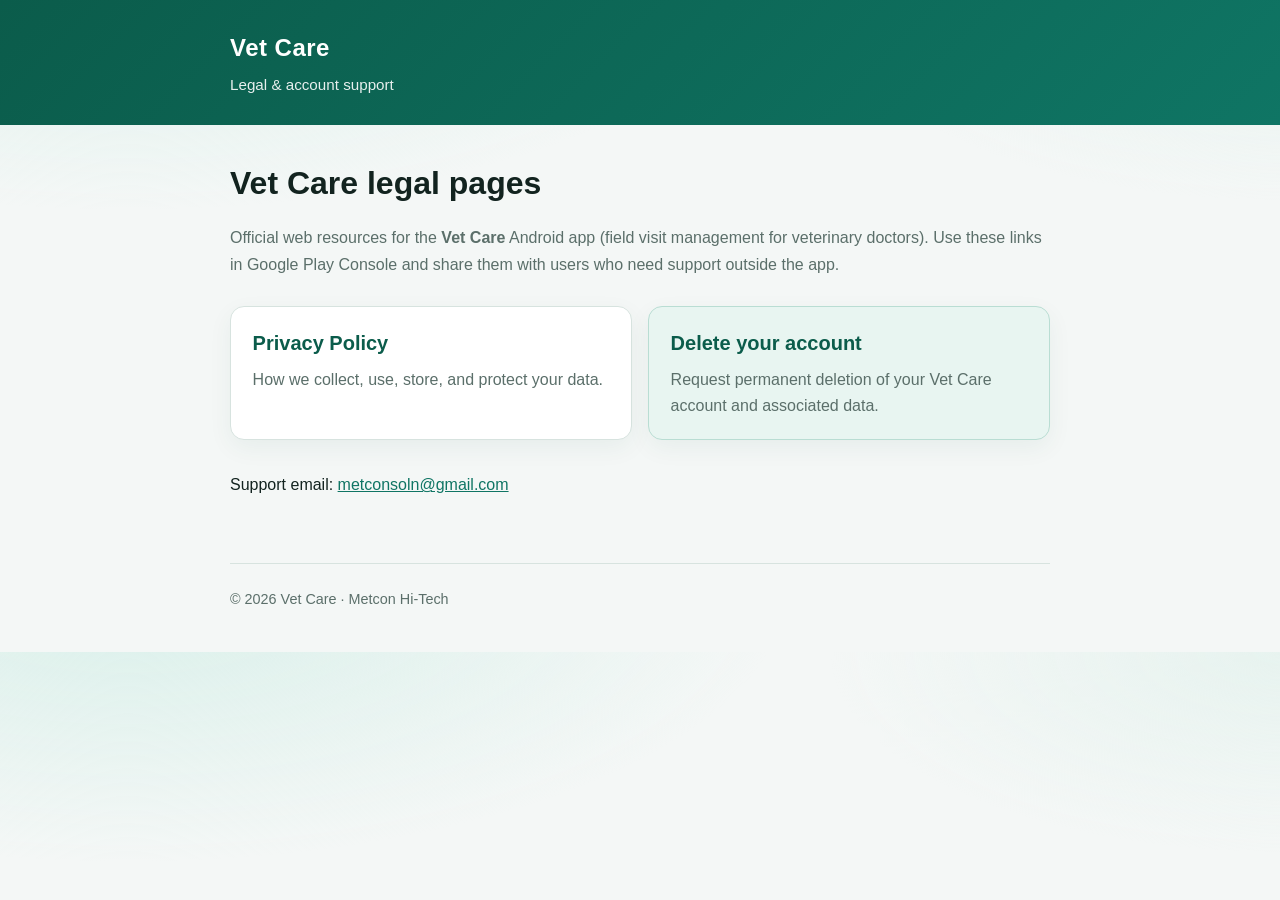
<file: index.html>
<!DOCTYPE html>
<html lang="en">
<head>
  <meta charset="UTF-8" />
  <meta name="viewport" content="width=device-width, initial-scale=1" />
  <title>Vet Care — Legal</title>
  <meta name="description" content="Privacy policy and account deletion for the Vet Care mobile app." />
  <link rel="stylesheet" href="styles.css" />
</head>
<body>
  <header class="top">
    <div class="wrap">
      <p class="brand">Vet Care</p>
      <p class="tag">Legal &amp; account support</p>
    </div>
  </header>

  <main class="wrap">
    <h1>Vet Care legal pages</h1>
    <p class="lead">
      Official web resources for the <strong>Vet Care</strong> Android app
      (field visit management for veterinary doctors). Use these links in
      Google Play Console and share them with users who need support outside the app.
    </p>

    <div class="cards">
      <a class="card" href="privacy-policy.html">
        <h2>Privacy Policy</h2>
        <p>How we collect, use, store, and protect your data.</p>
      </a>
      <a class="card accent" href="delete-account.html">
        <h2>Delete your account</h2>
        <p>Request permanent deletion of your Vet Care account and associated data.</p>
      </a>
    </div>

    <p class="contact">
      Support email:
      <a href="mailto:metconsoln@gmail.com">metconsoln@gmail.com</a>
    </p>
  </main>

  <footer class="wrap foot">
    <p>© <span id="y"></span> Vet Care · Metcon Hi-Tech</p>
  </footer>
  <script>document.getElementById('y').textContent = new Date().getFullYear()</script>
</body>
</html>
</file>
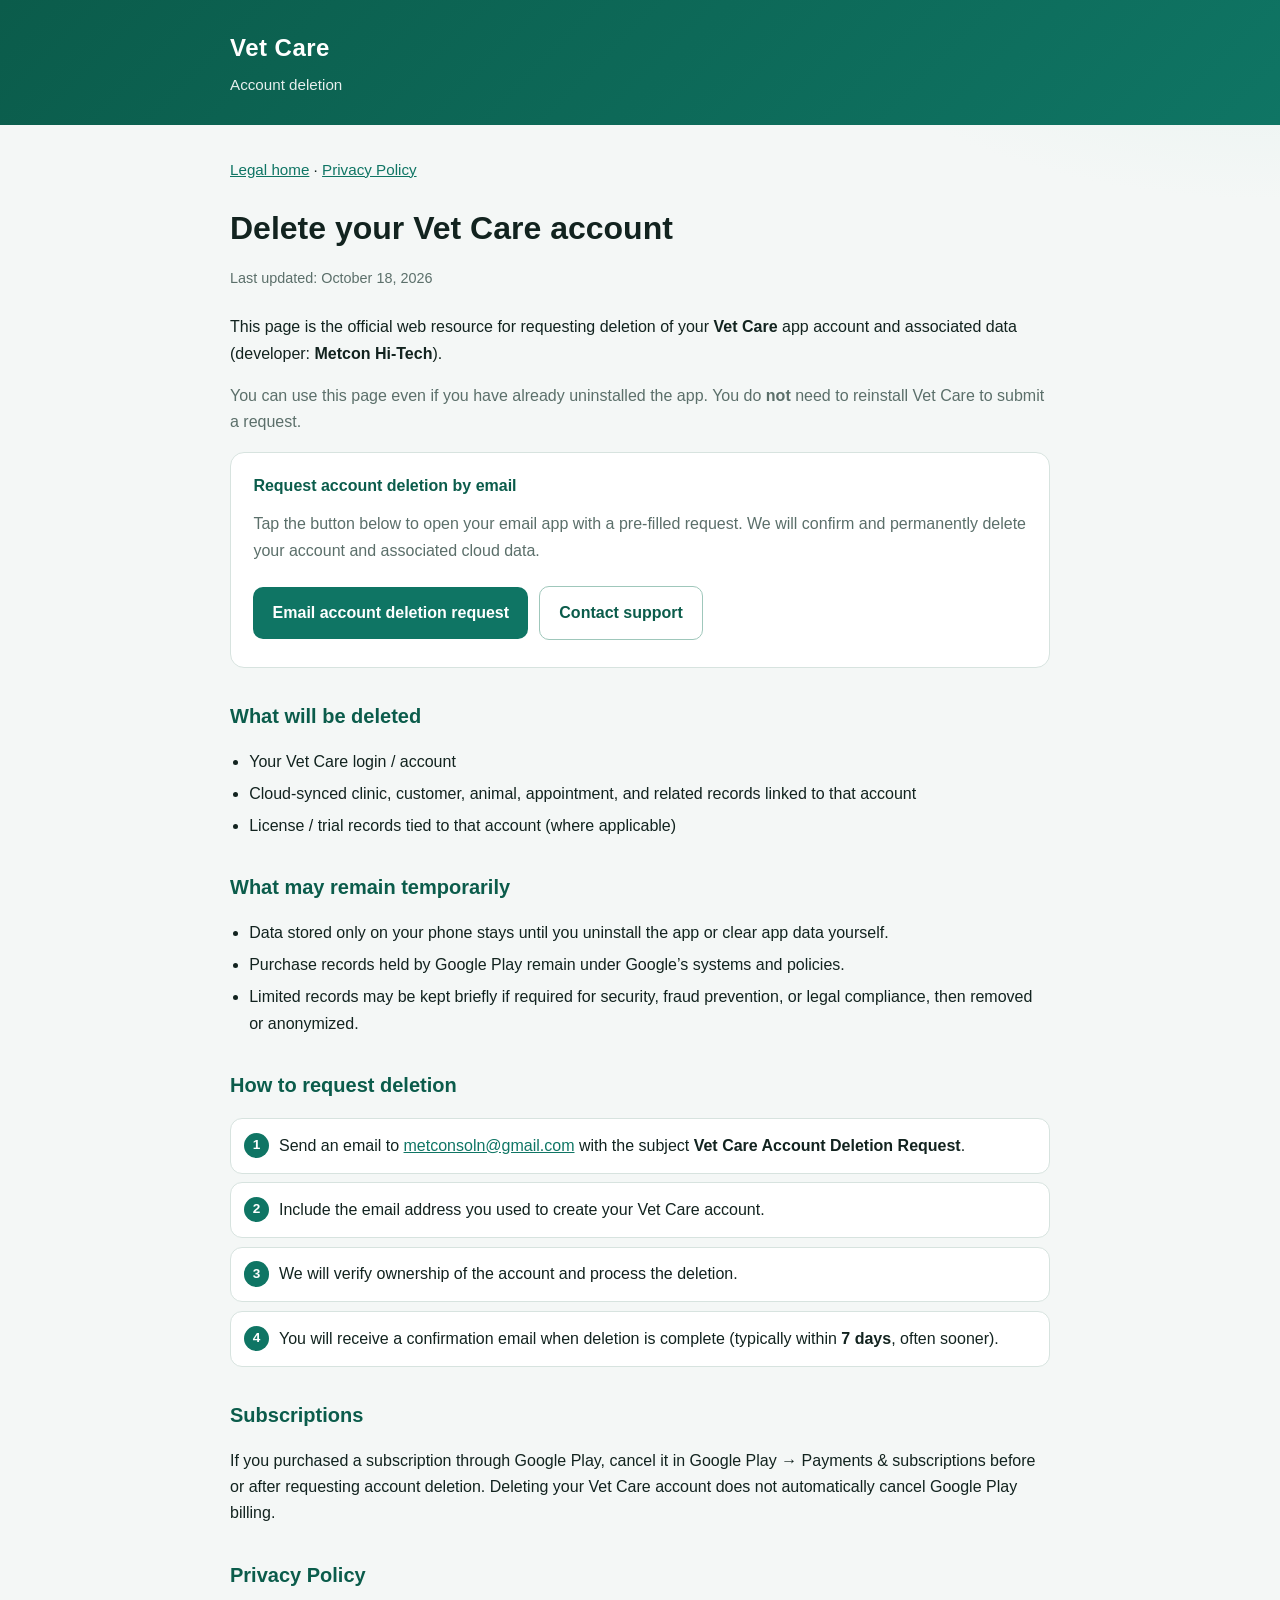
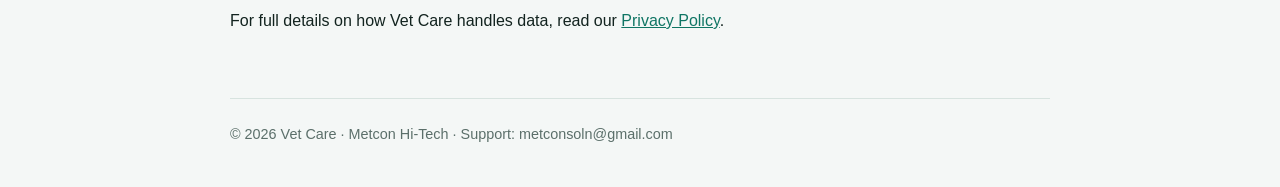
<file: delete-account.html>
<!DOCTYPE html>
<html lang="en">
<head>
  <meta charset="UTF-8" />
  <meta name="viewport" content="width=device-width, initial-scale=1" />
  <title>Delete Account — Vet Care</title>
  <meta name="description" content="Request deletion of your Vet Care app account and associated data." />
  <link rel="stylesheet" href="styles.css" />
</head>
<body>
  <header class="top">
    <div class="wrap">
      <p class="brand">Vet Care</p>
      <p class="tag">Account deletion</p>
    </div>
  </header>

  <main class="wrap">
    <p class="nav">
      <a href="index.html">Legal home</a> ·
      <a href="privacy-policy.html">Privacy Policy</a>
    </p>

    <h1>Delete your Vet Care account</h1>
    <p class="updated">Last updated: October 18, 2026</p>

    <p>
      This page is the official web resource for requesting deletion of your
      <strong>Vet Care</strong> app account and associated data
      (developer: <strong>Metcon Hi-Tech</strong>).
    </p>
    <p class="muted">
      You can use this page even if you have already uninstalled the app.
      You do <strong>not</strong> need to reinstall Vet Care to submit a request.
    </p>

    <div class="panel">
      <p style="margin:0 0 0.75rem">
        <strong>Request account deletion by email</strong>
      </p>
      <p style="margin:0 0 1rem" class="muted">
        Tap the button below to open your email app with a pre-filled request.
        We will confirm and permanently delete your account and associated cloud data.
      </p>
      <a
        class="btn"
        href="mailto:metconsoln@gmail.com?subject=Vet%20Care%20Account%20Deletion%20Request&body=Please%20delete%20my%20Vet%20Care%20account%20and%20all%20associated%20data.%0A%0AAccount%20email%3A%20%0AGoogle%20Play%20email%20(if%20different)%3A%20%0AAdditional%20notes%3A%20"
      >
        Email account deletion request
      </a>
      <a class="btn secondary" href="mailto:metconsoln@gmail.com">Contact support</a>
    </div>

    <h2>What will be deleted</h2>
    <ul>
      <li>Your Vet Care login / account</li>
      <li>Cloud-synced clinic, customer, animal, appointment, and related records linked to that account</li>
      <li>License / trial records tied to that account (where applicable)</li>
    </ul>

    <h2>What may remain temporarily</h2>
    <ul>
      <li>
        Data stored only on your phone stays until you uninstall the app or clear
        app data yourself.
      </li>
      <li>
        Purchase records held by Google Play remain under Google’s systems and policies.
      </li>
      <li>
        Limited records may be kept briefly if required for security, fraud prevention,
        or legal compliance, then removed or anonymized.
      </li>
    </ul>

    <h2>How to request deletion</h2>
    <ol class="steps">
      <li>
        Send an email to
        <a href="mailto:metconsoln@gmail.com">metconsoln@gmail.com</a>
        with the subject <strong>Vet Care Account Deletion Request</strong>.
      </li>
      <li>
        Include the email address you used to create your Vet Care account.
      </li>
      <li>
        We will verify ownership of the account and process the deletion.
      </li>
      <li>
        You will receive a confirmation email when deletion is complete
        (typically within <strong>7 days</strong>, often sooner).
      </li>
    </ol>

    <h2>Subscriptions</h2>
    <p>
      If you purchased a subscription through Google Play, cancel it in
      Google Play → Payments &amp; subscriptions before or after requesting
      account deletion. Deleting your Vet Care account does not automatically
      cancel Google Play billing.
    </p>

    <h2>Privacy Policy</h2>
    <p>
      For full details on how Vet Care handles data, read our
      <a href="privacy-policy.html">Privacy Policy</a>.
    </p>
  </main>

  <footer class="wrap foot">
    <p>© 2026 Vet Care · Metcon Hi-Tech · Support: metconsoln@gmail.com</p>
  </footer>
</body>
</html>
</file>
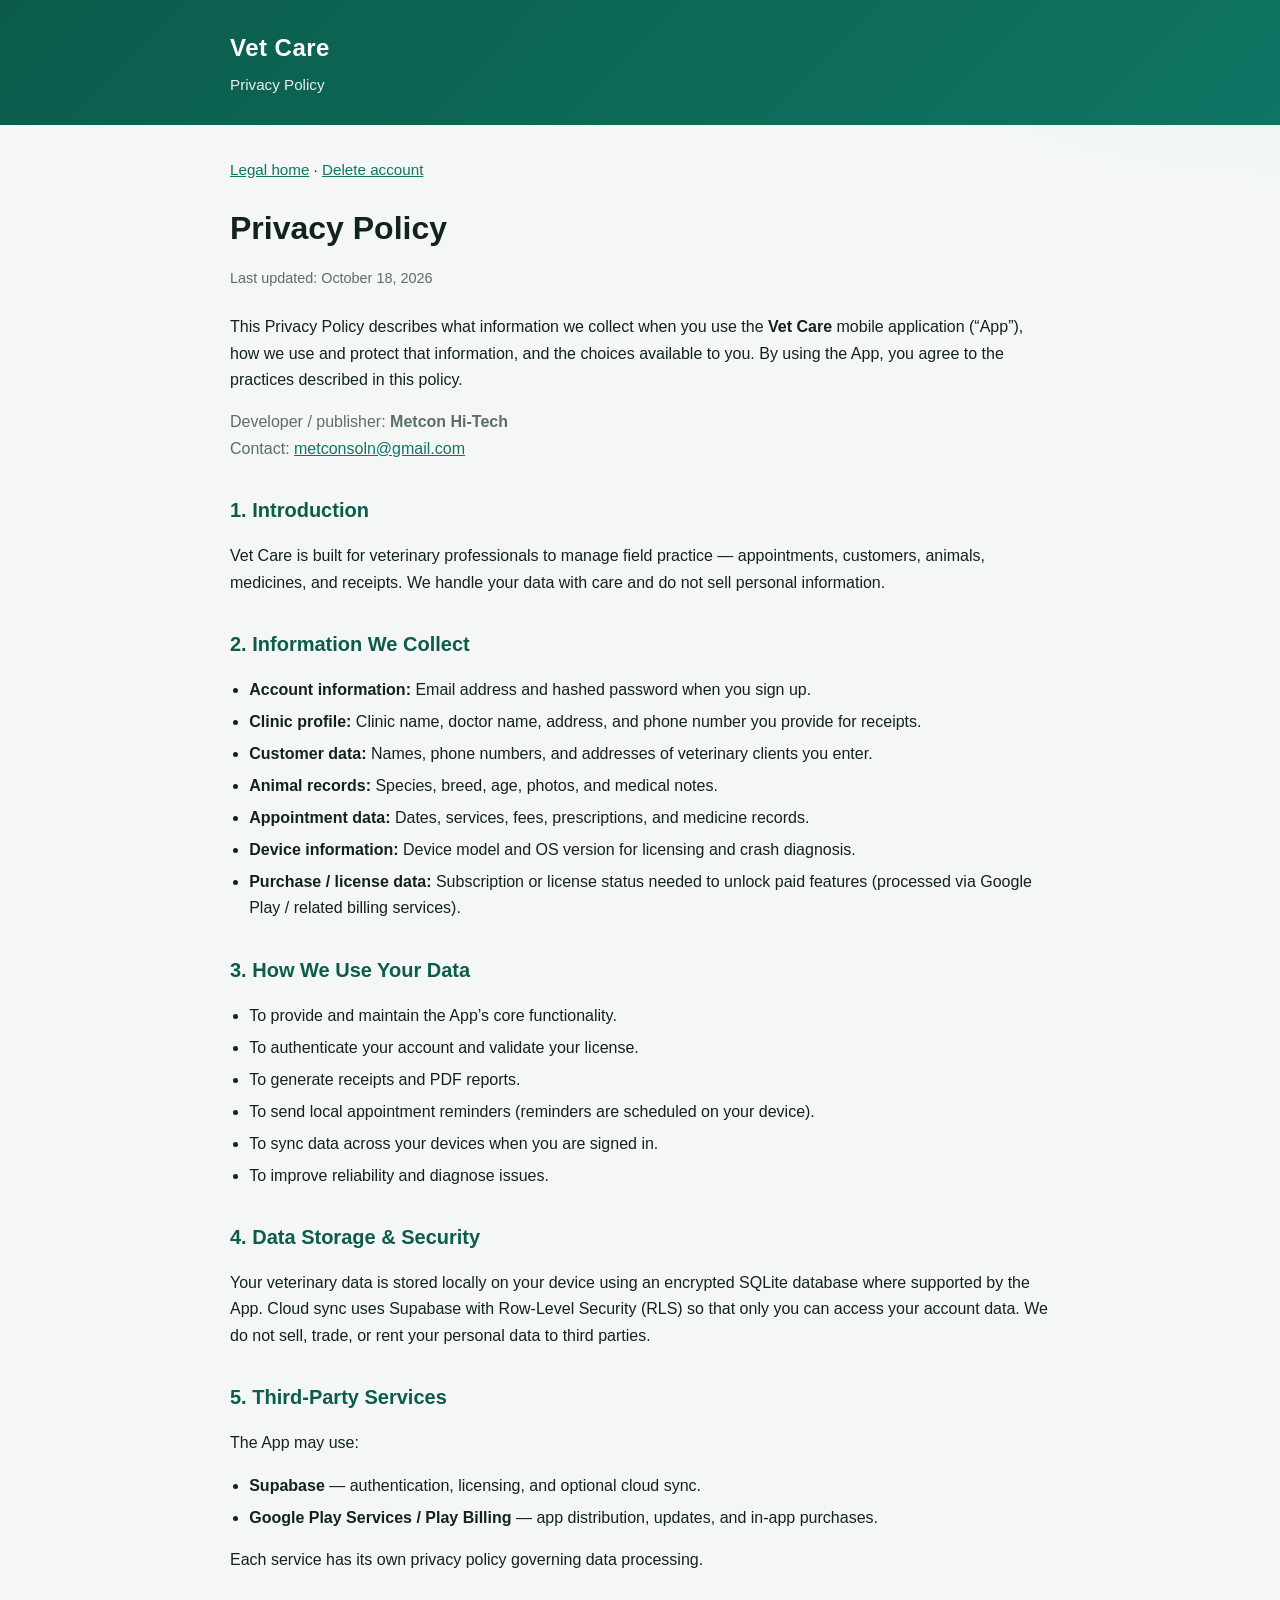
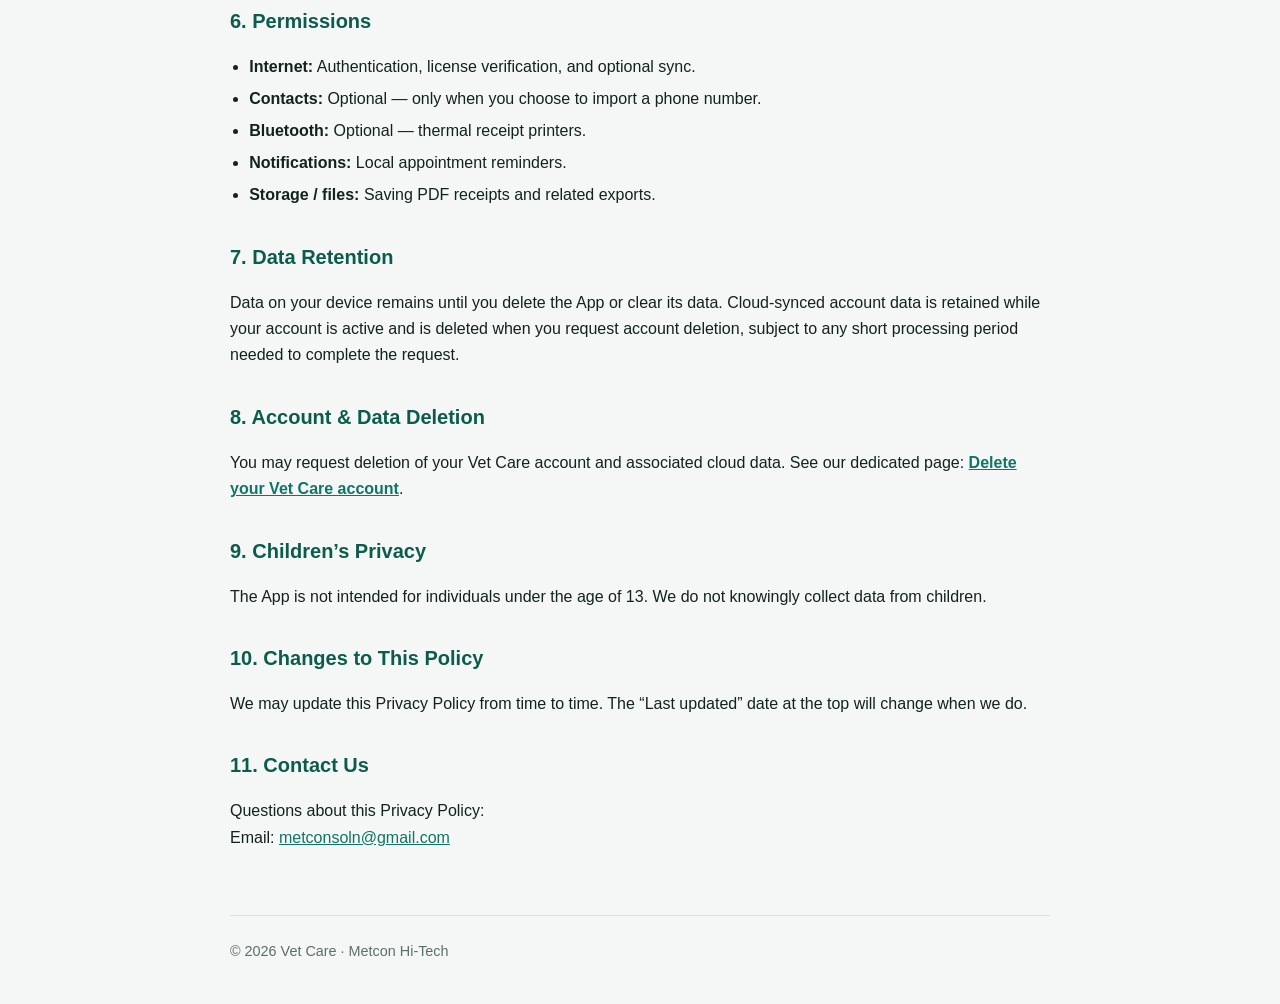
<file: privacy-policy.html>
<!DOCTYPE html>
<html lang="en">
<head>
  <meta charset="UTF-8" />
  <meta name="viewport" content="width=device-width, initial-scale=1" />
  <title>Privacy Policy — Vet Care</title>
  <meta name="description" content="Privacy Policy for the Vet Care mobile application by Metcon Hi-Tech." />
  <link rel="stylesheet" href="styles.css" />
</head>
<body>
  <header class="top">
    <div class="wrap">
      <p class="brand">Vet Care</p>
      <p class="tag">Privacy Policy</p>
    </div>
  </header>

  <main class="wrap">
    <p class="nav">
      <a href="index.html">Legal home</a> ·
      <a href="delete-account.html">Delete account</a>
    </p>

    <h1>Privacy Policy</h1>
    <p class="updated">Last updated: October 18, 2026</p>

    <p>
      This Privacy Policy describes what information we collect when you use the
      <strong>Vet Care</strong> mobile application (“App”), how we use and protect
      that information, and the choices available to you. By using the App, you
      agree to the practices described in this policy.
    </p>
    <p class="muted">
      Developer / publisher: <strong>Metcon Hi-Tech</strong><br />
      Contact: <a href="mailto:metconsoln@gmail.com">metconsoln@gmail.com</a>
    </p>

    <h2>1. Introduction</h2>
    <p>
      Vet Care is built for veterinary professionals to manage field practice —
      appointments, customers, animals, medicines, and receipts. We handle your
      data with care and do not sell personal information.
    </p>

    <h2>2. Information We Collect</h2>
    <ul>
      <li><strong>Account information:</strong> Email address and hashed password when you sign up.</li>
      <li><strong>Clinic profile:</strong> Clinic name, doctor name, address, and phone number you provide for receipts.</li>
      <li><strong>Customer data:</strong> Names, phone numbers, and addresses of veterinary clients you enter.</li>
      <li><strong>Animal records:</strong> Species, breed, age, photos, and medical notes.</li>
      <li><strong>Appointment data:</strong> Dates, services, fees, prescriptions, and medicine records.</li>
      <li><strong>Device information:</strong> Device model and OS version for licensing and crash diagnosis.</li>
      <li><strong>Purchase / license data:</strong> Subscription or license status needed to unlock paid features (processed via Google Play / related billing services).</li>
    </ul>

    <h2>3. How We Use Your Data</h2>
    <ul>
      <li>To provide and maintain the App’s core functionality.</li>
      <li>To authenticate your account and validate your license.</li>
      <li>To generate receipts and PDF reports.</li>
      <li>To send local appointment reminders (reminders are scheduled on your device).</li>
      <li>To sync data across your devices when you are signed in.</li>
      <li>To improve reliability and diagnose issues.</li>
    </ul>

    <h2>4. Data Storage &amp; Security</h2>
    <p>
      Your veterinary data is stored locally on your device using an encrypted
      SQLite database where supported by the App. Cloud sync uses Supabase with
      Row-Level Security (RLS) so that only you can access your account data.
      We do not sell, trade, or rent your personal data to third parties.
    </p>

    <h2>5. Third-Party Services</h2>
    <p>The App may use:</p>
    <ul>
      <li><strong>Supabase</strong> — authentication, licensing, and optional cloud sync.</li>
      <li><strong>Google Play Services / Play Billing</strong> — app distribution, updates, and in-app purchases.</li>
    </ul>
    <p>Each service has its own privacy policy governing data processing.</p>

    <h2>6. Permissions</h2>
    <ul>
      <li><strong>Internet:</strong> Authentication, license verification, and optional sync.</li>
      <li><strong>Contacts:</strong> Optional — only when you choose to import a phone number.</li>
      <li><strong>Bluetooth:</strong> Optional — thermal receipt printers.</li>
      <li><strong>Notifications:</strong> Local appointment reminders.</li>
      <li><strong>Storage / files:</strong> Saving PDF receipts and related exports.</li>
    </ul>

    <h2>7. Data Retention</h2>
    <p>
      Data on your device remains until you delete the App or clear its data.
      Cloud-synced account data is retained while your account is active and is
      deleted when you request account deletion, subject to any short processing
      period needed to complete the request.
    </p>

    <h2>8. Account &amp; Data Deletion</h2>
    <p>
      You may request deletion of your Vet Care account and associated cloud data.
      See our dedicated page:
      <a href="delete-account.html"><strong>Delete your Vet Care account</strong></a>.
    </p>

    <h2>9. Children’s Privacy</h2>
    <p>
      The App is not intended for individuals under the age of 13. We do not
      knowingly collect data from children.
    </p>

    <h2>10. Changes to This Policy</h2>
    <p>
      We may update this Privacy Policy from time to time. The “Last updated”
      date at the top will change when we do.
    </p>

    <h2>11. Contact Us</h2>
    <p>
      Questions about this Privacy Policy:<br />
      Email: <a href="mailto:metconsoln@gmail.com">metconsoln@gmail.com</a>
    </p>
  </main>

  <footer class="wrap foot">
    <p>© 2026 Vet Care · Metcon Hi-Tech</p>
  </footer>
</body>
</html>
</file>
<file: styles.css>
:root {
  --bg: #f4f7f6;
  --card: #ffffff;
  --ink: #12231f;
  --muted: #5b6f6a;
  --brand: #0f7564;
  --brand-dark: #0b5c4b;
  --line: #d7e3df;
  --accent-soft: #e8f5f1;
}

* { box-sizing: border-box; }
html, body { margin: 0; padding: 0; }
body {
  font-family: "Segoe UI", Tahoma, Geneva, Verdana, sans-serif;
  color: var(--ink);
  background:
    radial-gradient(1200px 500px at 10% -10%, #d9f0ea 0%, transparent 55%),
    radial-gradient(900px 400px at 100% 0%, #e7f3ef 0%, transparent 50%),
    var(--bg);
  line-height: 1.65;
}

.wrap {
  width: min(820px, calc(100% - 2rem));
  margin: 0 auto;
}

.top {
  background: linear-gradient(135deg, var(--brand-dark), var(--brand));
  color: #fff;
  padding: 1.75rem 0;
}
.brand {
  margin: 0;
  font-size: 1.5rem;
  font-weight: 700;
  letter-spacing: 0.02em;
}
.tag {
  margin: 0.25rem 0 0;
  opacity: 0.9;
  font-size: 0.95rem;
}

main { padding: 2rem 0 3rem; }
h1 {
  margin: 0 0 0.75rem;
  font-size: clamp(1.6rem, 3vw, 2rem);
}
h2 {
  margin: 2rem 0 0.6rem;
  font-size: 1.25rem;
  color: var(--brand-dark);
}
.lead, .muted { color: var(--muted); }
.updated {
  color: var(--muted);
  font-size: 0.9rem;
  margin: 0 0 1.5rem;
}

.cards {
  display: grid;
  gap: 1rem;
  margin: 1.75rem 0 2rem;
}
@media (min-width: 640px) {
  .cards { grid-template-columns: 1fr 1fr; }
}
.card {
  display: block;
  background: var(--card);
  border: 1px solid var(--line);
  border-radius: 14px;
  padding: 1.25rem 1.35rem;
  text-decoration: none;
  color: inherit;
  box-shadow: 0 8px 24px rgba(11, 92, 75, 0.06);
  transition: transform 0.15s ease, border-color 0.15s ease;
}
.card:hover {
  transform: translateY(-2px);
  border-color: #b7d5cd;
}
.card h2 { margin: 0 0 0.4rem; }
.card p { margin: 0; color: var(--muted); }
.card.accent {
  background: var(--accent-soft);
  border-color: #b9ddd3;
}

.panel {
  background: var(--card);
  border: 1px solid var(--line);
  border-radius: 14px;
  padding: 1.25rem 1.4rem;
  margin: 1rem 0 1.5rem;
}
.panel strong { color: var(--brand-dark); }

ol, ul { padding-left: 1.2rem; }
li { margin: 0.35rem 0; }

.btn {
  display: inline-block;
  background: var(--brand);
  color: #fff !important;
  text-decoration: none;
  padding: 0.8rem 1.2rem;
  border-radius: 10px;
  font-weight: 600;
  margin: 0.4rem 0.4rem 0.4rem 0;
}
.btn:hover { background: var(--brand-dark); }
.btn.secondary {
  background: transparent;
  color: var(--brand-dark) !important;
  border: 1px solid #9fc7bb;
}

.nav {
  margin: 0 0 1.25rem;
  font-size: 0.95rem;
}
.nav a { color: var(--brand); }

.contact a, a { color: var(--brand); }
.foot {
  padding: 1.5rem 0 2.5rem;
  color: var(--muted);
  font-size: 0.9rem;
  border-top: 1px solid var(--line);
}
.foot p { margin: 0; }

.steps {
  counter-reset: step;
  list-style: none;
  padding: 0;
}
.steps li {
  position: relative;
  padding: 0.85rem 0.9rem 0.85rem 3rem;
  margin: 0.55rem 0;
  background: var(--card);
  border: 1px solid var(--line);
  border-radius: 12px;
}
.steps li::before {
  counter-increment: step;
  content: counter(step);
  position: absolute;
  left: 0.8rem;
  top: 0.85rem;
  width: 1.6rem;
  height: 1.6rem;
  border-radius: 999px;
  background: var(--brand);
  color: #fff;
  display: grid;
  place-items: center;
  font-size: 0.85rem;
  font-weight: 700;
}
</file>
